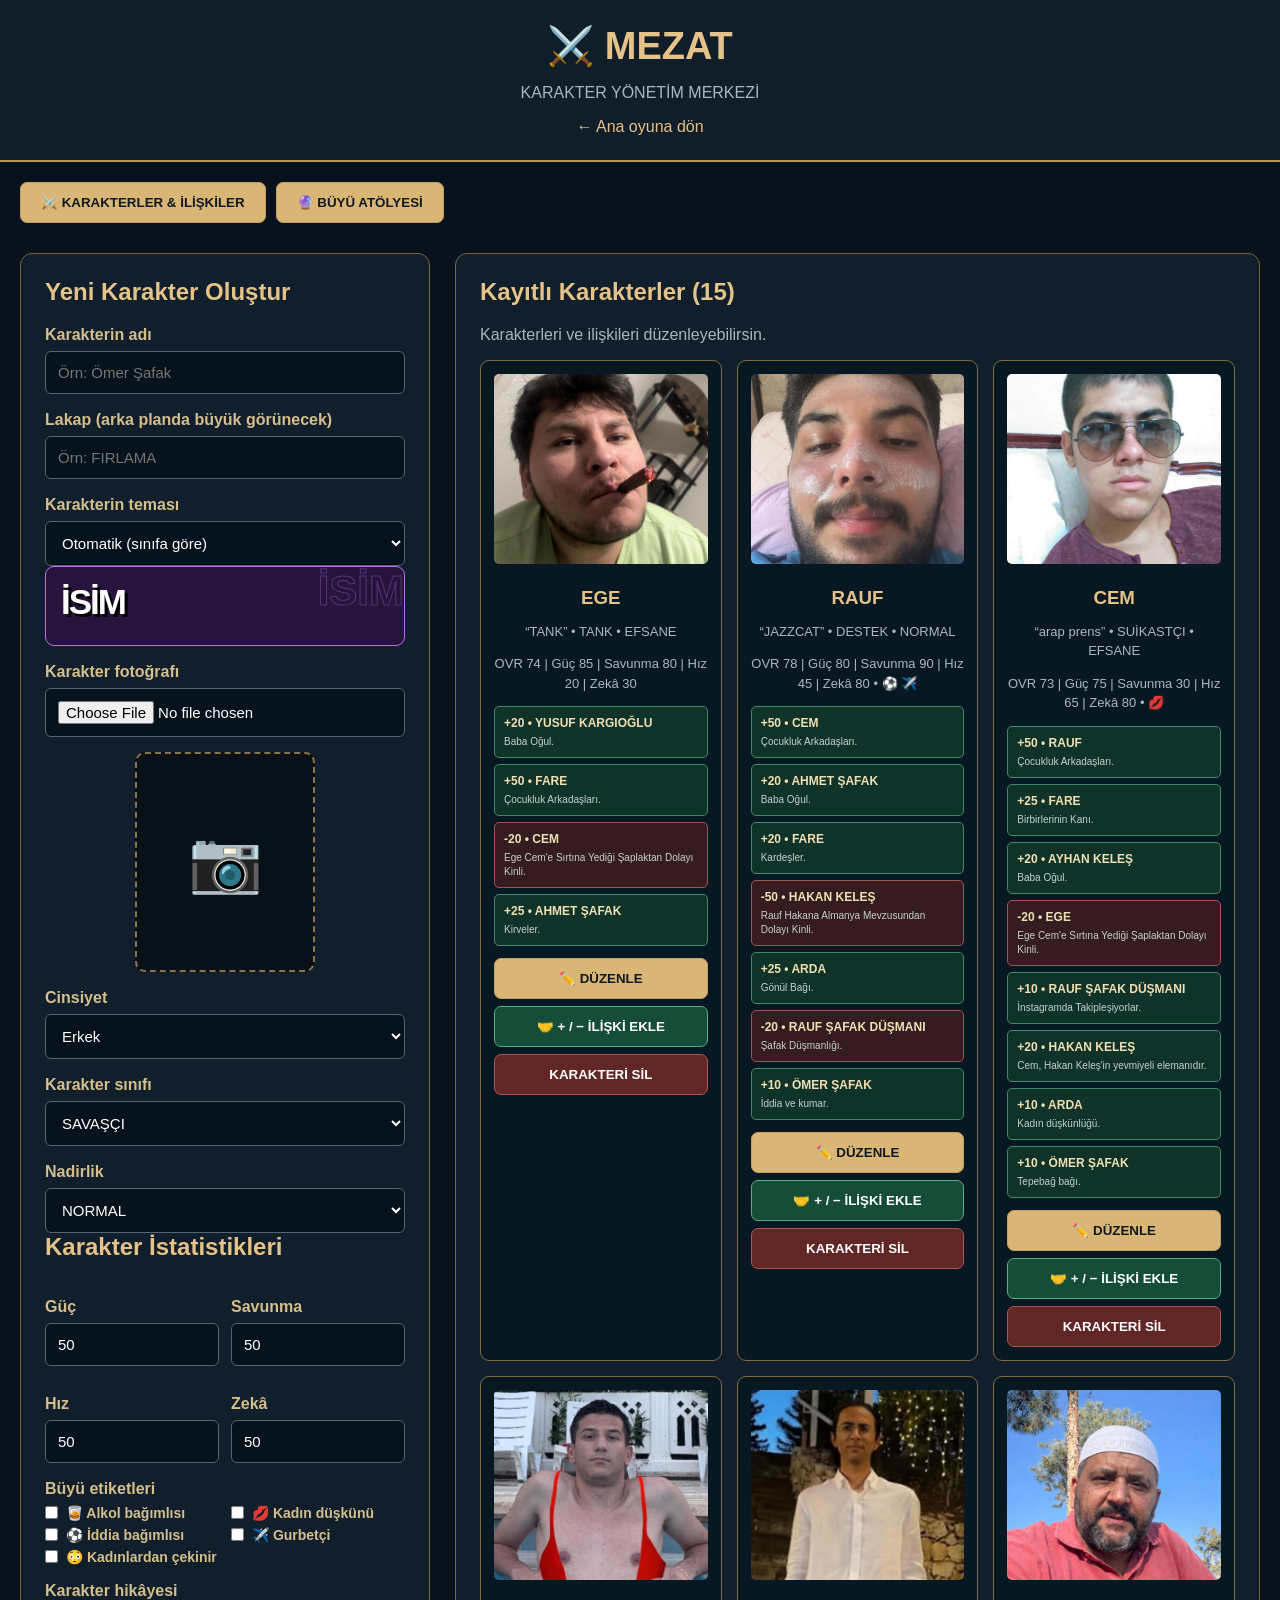
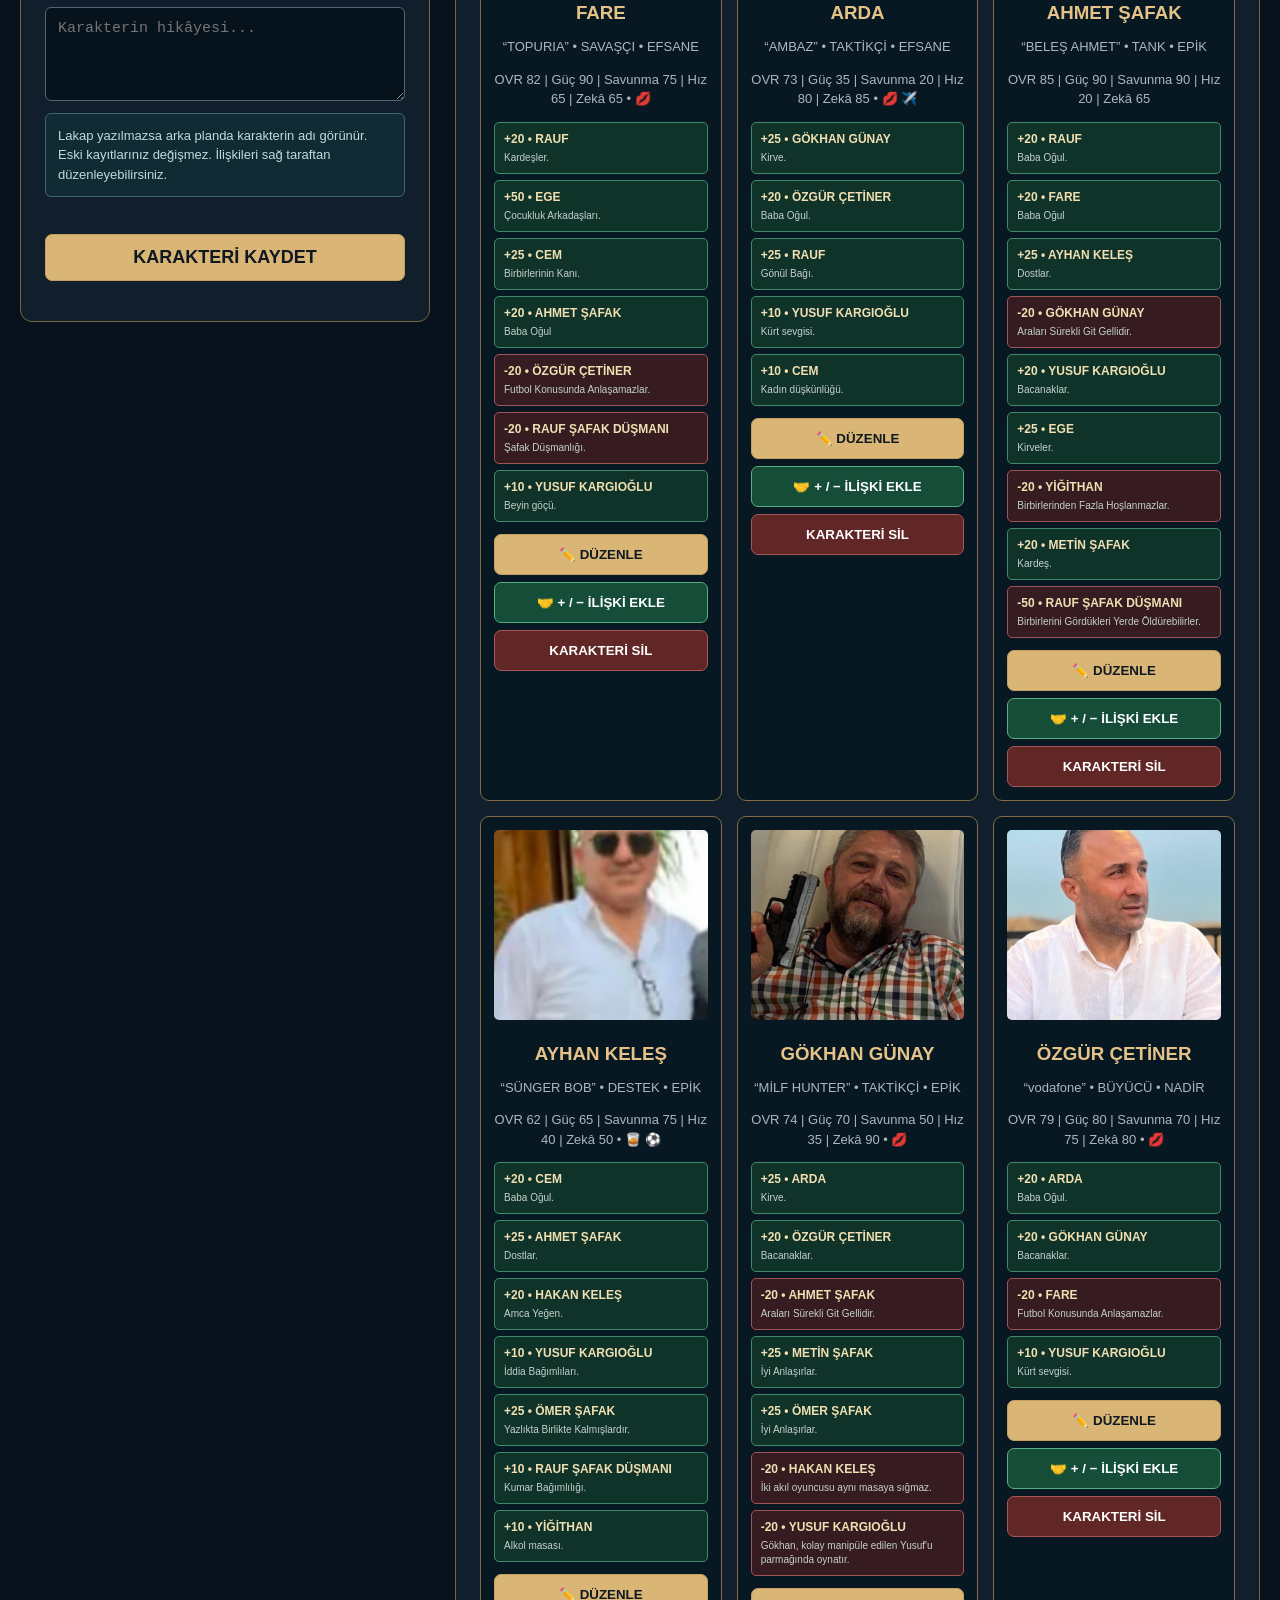
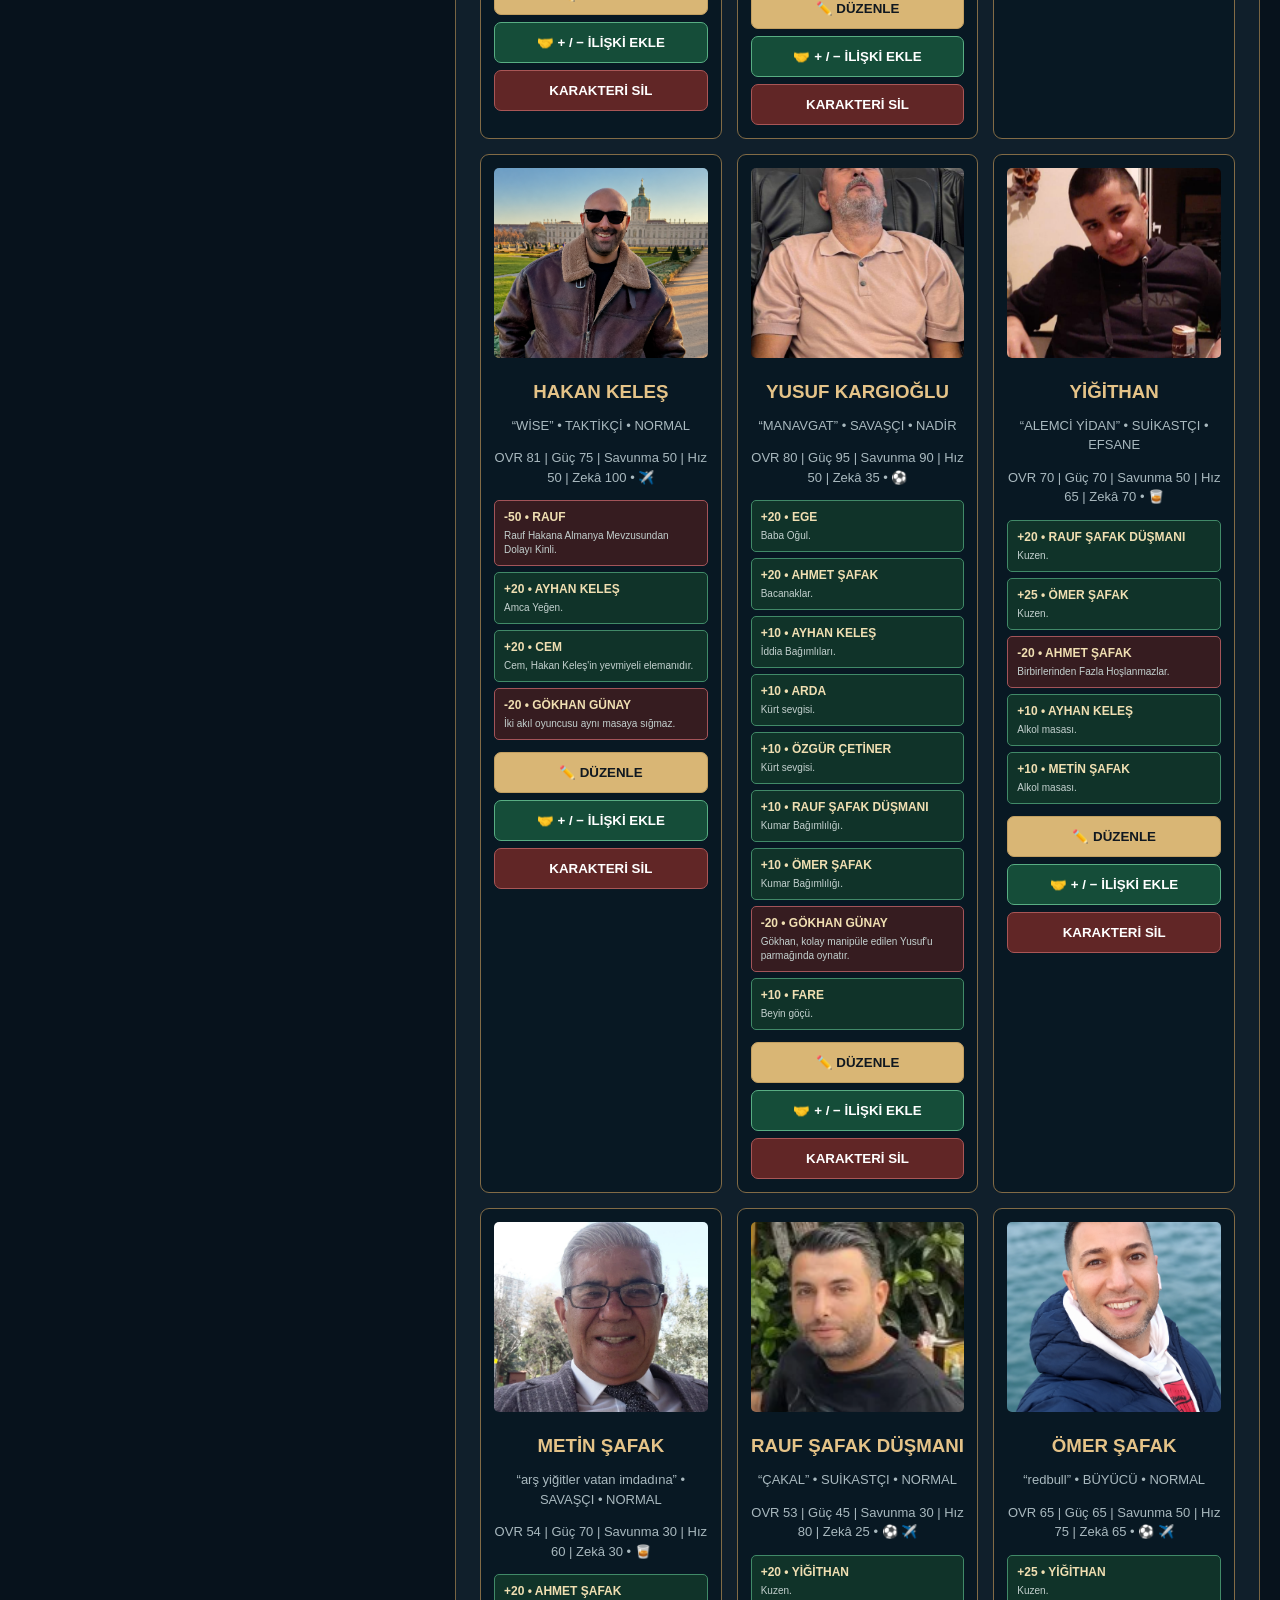
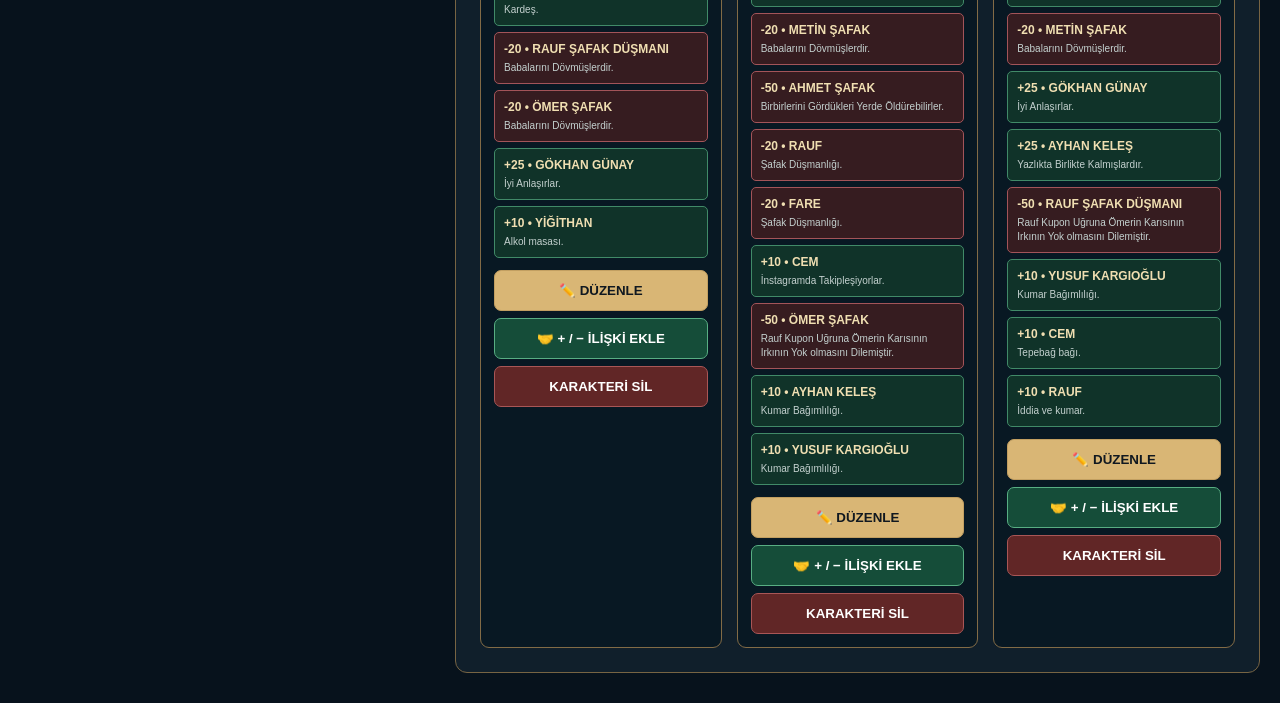
<file: karakterler.html>
<!DOCTYPE html>
<html lang="tr"><head><meta charset="UTF-8"><meta name="viewport" content="width=device-width, initial-scale=1"><title>MEZAT | Karakter Yönetimi</title>
<style>
*{box-sizing:border-box}body{margin:0;background:#07121c;color:#e9dfc9;font-family:Arial,sans-serif}header{padding:24px;text-align:center;background:#101e29;border-bottom:2px solid #b99454}header h1{margin:0;color:#e5c388;font-size:38px}header p,.aciklama{color:#a9b7ba}.geri{color:#e5c388;text-decoration:none}
main{max-width:1400px;margin:auto;padding:30px 20px;display:grid;grid-template-columns:410px minmax(0,1fr);gap:25px;align-items:start}.panel{background:#101f2b;border:1px solid #776443;border-radius:12px;padding:24px;min-width:0}h2,h3{color:#e5c388}h2{margin-top:0}label{display:block;margin:17px 0 7px;font-weight:bold;color:#d6be8c}input,select,textarea{display:block;width:100%;padding:12px;background:#06121c;border:1px solid #536574;color:white;border-radius:6px;font-size:15px}textarea{resize:vertical}input:focus,select:focus,textarea:focus{outline:1px solid #d6b575}button{cursor:pointer;padding:12px 14px;font-weight:bold;border-radius:7px;border:1px solid #c29f61;background:#d9b675;color:#101820}button:hover:not(:disabled){filter:brightness(1.15)}button:disabled{opacity:.45;cursor:not-allowed}.ikili{display:grid;grid-template-columns:1fr 1fr;gap:12px}.istatistikler input{margin-top:7px}.kaydet{width:100%;margin-top:25px;font-size:18px}.iptal{background:#253a46;color:white;border-color:#597687}.sil{background:#612626;color:white;border-color:#a95656}
#fotoOnizleme{width:180px;height:220px;margin:15px auto;display:grid;place-items:center;background:#081018;border:2px dashed #8c744a;border-radius:10px;overflow:hidden;font-size:60px}#fotoOnizleme img{width:100%;height:100%;object-fit:cover}.liste{display:grid;grid-template-columns:repeat(auto-fill,minmax(205px,1fr));gap:15px}.karakter-kart{background:#081823;border:1px solid #826b46;border-radius:9px;padding:13px;text-align:center;min-width:0}.karakter-kart img,.bos-foto{width:100%;height:190px;object-fit:cover;border-radius:5px;background:#152c38}.bos-foto{display:grid;place-items:center;font-size:50px}.karakter-kart h3{margin-bottom:5px;overflow-wrap:anywhere}.karakter-kart p{color:#a9b9bf;font-size:13px;line-height:1.5}.kart-butonlar{display:grid;gap:7px}.kart-butonlar button{width:100%}.iliski-ekle{background:#154d39;border-color:#58ae83;color:white}.kart-iliskileri{margin:12px 0;display:grid;gap:6px}.iliski-kucuk{border:1px solid #385b53;border-radius:5px;padding:9px;font-size:12px;text-align:left;overflow-wrap:anywhere}.iliski-kucuk.arti{background:#103329;border-color:#418a68}.iliski-kucuk.eksi{background:#361c20;border-color:#a35459}.iliski-kucuk strong{display:block;color:#f0dfb2;margin-bottom:4px}.iliski-kucuk small{color:#c4d1cf}.iliski-panel{margin-top:26px;border:1px solid #b3975e;background:#081722;border-radius:10px;padding:22px}.iliski-secim{display:grid;grid-template-columns:1fr 1fr;gap:12px}.buton-satiri{display:flex;gap:10px;flex-wrap:wrap;margin-top:18px}.buton-satiri button{flex:1}.iliski-satiri{display:flex;justify-content:space-between;align-items:center;gap:10px;padding:12px;margin-top:8px;border:1px solid #496068;border-radius:7px;background:#0b202b}.iliski-satiri strong{display:block;color:#e5c388}.iliski-satiri small{display:block;margin-top:5px;color:#bbc7cb}.iliski-satiri button{flex-shrink:0}.arti-yazi{color:#76e5ab}.eksi-yazi{color:#f18b87}#durum{color:#77e5ac;line-height:1.5}.gizli{display:none!important}.bilgi-notu{margin:12px 0;padding:12px;border:1px solid #42636b;background:#112b34;border-radius:6px;color:#bfdbdb;font-size:13px;line-height:1.5}.tema-onizleme{padding:15px;background:#1a1432;border:1px solid #9048ba;border-radius:9px;overflow:hidden;position:relative;min-height:80px}.tema-onizleme strong{font-size:35px;color:#fff;letter-spacing:-2px;text-shadow:3px 3px #000}.tema-onizleme span{position:absolute;font-size:42px;font-weight:900;color:transparent;-webkit-text-stroke:1px #ac63bc;opacity:.35;right:0;top:0;white-space:nowrap}
@media(max-width:900px){main{grid-template-columns:1fr}}@media(max-width:500px){.iliski-secim{grid-template-columns:1fr}}
.etiket-secim{display:grid;grid-template-columns:1fr 1fr;gap:6px 12px;margin-bottom:12px}.etiket-secim label{display:flex;align-items:center;gap:8px;margin:0;font-size:14px;cursor:pointer}.etiket-secim input{width:auto;margin:0}</style></head><body>
<header><h1>⚔️ MEZAT</h1><p>KARAKTER YÖNETİM MERKEZİ</p><a class="geri" href="index.html">← Ana oyuna dön</a></header>
<main><section class="panel" id="formPaneli"><h2 id="formBaslik">Yeni Karakter Oluştur</h2>
<form id="karakterFormu">
<label for="isim">Karakterin adı</label><input id="isim" required maxlength="35" placeholder="Örn: Ömer Şafak">
<label for="lakap">Lakap (arka planda büyük görünecek)</label><input id="lakap" maxlength="45" placeholder="Örn: FIRLAMA">
<label for="tema">Karakterin teması</label><select id="tema"><option value="otomatik">Otomatik (sınıfa göre)</option><option value="neon-mor">Neon Mor</option><option value="kirmizi">Kırmızı</option><option value="mavi">Mavi</option><option value="altin">Altın</option><option value="yesil">Yeşil</option></select>
<div class="tema-onizleme" id="temaOnizleme"><span id="onizlemeLakap">LAKAP</span><strong id="onizlemeIsim">İSİM</strong></div>
<label for="fotograf">Karakter fotoğrafı</label><input id="fotograf" type="file" accept="image/png,image/jpeg,image/webp"><div id="fotoOnizleme">📷</div>
<label for="cinsiyet">Cinsiyet</label><select id="cinsiyet"><option value="erkek">Erkek</option><option value="kadin">Kadın</option><option value="belirtilmemis">Belirtilmemiş</option></select>
<label for="kategori">Karakter sınıfı</label><select id="kategori"><option>SAVAŞÇI</option><option>TANK</option><option>SUİKASTÇI</option><option>BÜYÜCÜ</option><option>TAKTİKÇİ</option><option>DESTEK</option></select>
<label for="nadirlik">Nadirlik</label><select id="nadirlik"><option>NORMAL</option><option>NADİR</option><option>EPİK</option><option>EFSANE</option></select>
<h2>Karakter İstatistikleri</h2><div class="ikili istatistikler">
<div><label for="guc">Güç</label><input id="guc" type="number" min="0" max="100" value="50" required></div>
<div><label for="savunma">Savunma</label><input id="savunma" type="number" min="0" max="100" value="50" required></div>
<div><label for="hiz">Hız</label><input id="hiz" type="number" min="0" max="100" value="50" required></div>
<div><label for="zeka">Zekâ</label><input id="zeka" type="number" min="0" max="100" value="50" required></div></div>
<label>Büyü etiketleri</label><div class="etiket-secim"><label><input type="checkbox" name="etiket" value="alkol"> 🥃 Alkol bağımlısı</label><label><input type="checkbox" name="etiket" value="kadin"> 💋 Kadın düşkünü</label><label><input type="checkbox" name="etiket" value="iddia"> ⚽ İddia bağımlısı</label><label><input type="checkbox" name="etiket" value="gurbet"> ✈️ Gurbetçi</label><label><input type="checkbox" name="etiket" value="kadin-korkusu"> 😳 Kadınlardan çekinir</label></div>
<label for="hikaye">Karakter hikâyesi</label><textarea id="hikaye" rows="4" placeholder="Karakterin hikâyesi..."></textarea>
<div class="bilgi-notu">Lakap yazılmazsa arka planda karakterin adı görünür. Eski kayıtlarınız değişmez. İlişkileri sağ taraftan düzenleyebilirsiniz.</div>
<button class="kaydet" id="kaydetButonu" type="submit">KARAKTERİ KAYDET</button><button class="kaydet iptal gizli" id="duzenlemeIptal" type="button">DÜZENLEMEYİ İPTAL ET</button><p id="durum"></p>
</form></section>
<section class="panel"><h2>Kayıtlı Karakterler (<span id="karakterSayisi">0</span>)</h2><p class="aciklama">Karakterleri ve ilişkileri düzenleyebilirsin.</p><div id="karakterListesi" class="liste"></div>
<div id="iliskiPaneli" class="iliski-panel gizli"><h2 id="iliskiBaslik">İlişki Oluştur</h2><p class="aciklama">İlişkinin iki tarafı otomatik güncellenir.</p>
<form id="iliskiFormu"><div class="iliski-secim"><div><label for="iliskiKarakter1">Seçili karakter</label><input id="iliskiKarakter1" disabled></div><div><label for="iliskiKarakter2">Diğer karakteri seç</label><select id="iliskiKarakter2" required></select></div></div>
<label for="iliskiTuru">İlişki türü</label><select id="iliskiTuru"><option value="can-dostu">💚 Can Dostu (+50)</option><option value="dostluk" selected>🤝 Dostluk (+25)</option><option value="aile">💛 Aile (+20)</option><option value="ortak-nokta">🔗 Ortak Nokta (+10)</option><option value="rekabet">⚔️ Rekabet (−20)</option><option value="dusmanlik">☠️ Düşmanlık (−50)</option></select>
<label for="iliskiNedeni">Bu ilişkinin nedeni</label><textarea id="iliskiNedeni" rows="3" required placeholder="Örn: Çocukluk arkadaşları"></textarea>
<div class="bilgi-notu">İlişki puanları sabittir ve türe göre belirlenir. Overall, karakterin sınıfına göre statlarından otomatik hesaplanır.</div>
<div class="buton-satiri"><button type="submit" id="iliskiKaydetButonu">İLİŞKİYİ KAYDET</button><button type="button" class="iptal" id="iliskiKapat">KAPAT</button></div></form>
<h3>Bu Karakterin İlişkileri</h3><div id="seciliIliskiler"></div></div></section></main>
<script src="database.js?v=8"></script>
<script src="mezat-veriler.js?v=8"></script>
<script src="mezat-yayin-yukleyici.js?v=8"></script>
<script src="ozellikler.js?v=8"></script>
<script src="buyu-ayar-verileri.js?v=8"></script>
<script src="buyuler.js?v=8"></script>
<script src="buyu-motor-yamasi.js?v=8"></script>
<script src="karakterler-ui.js?v=8"></script>
<script src="buyu-atolyesi.js?v=8"></script>
</body></html>
</file>
